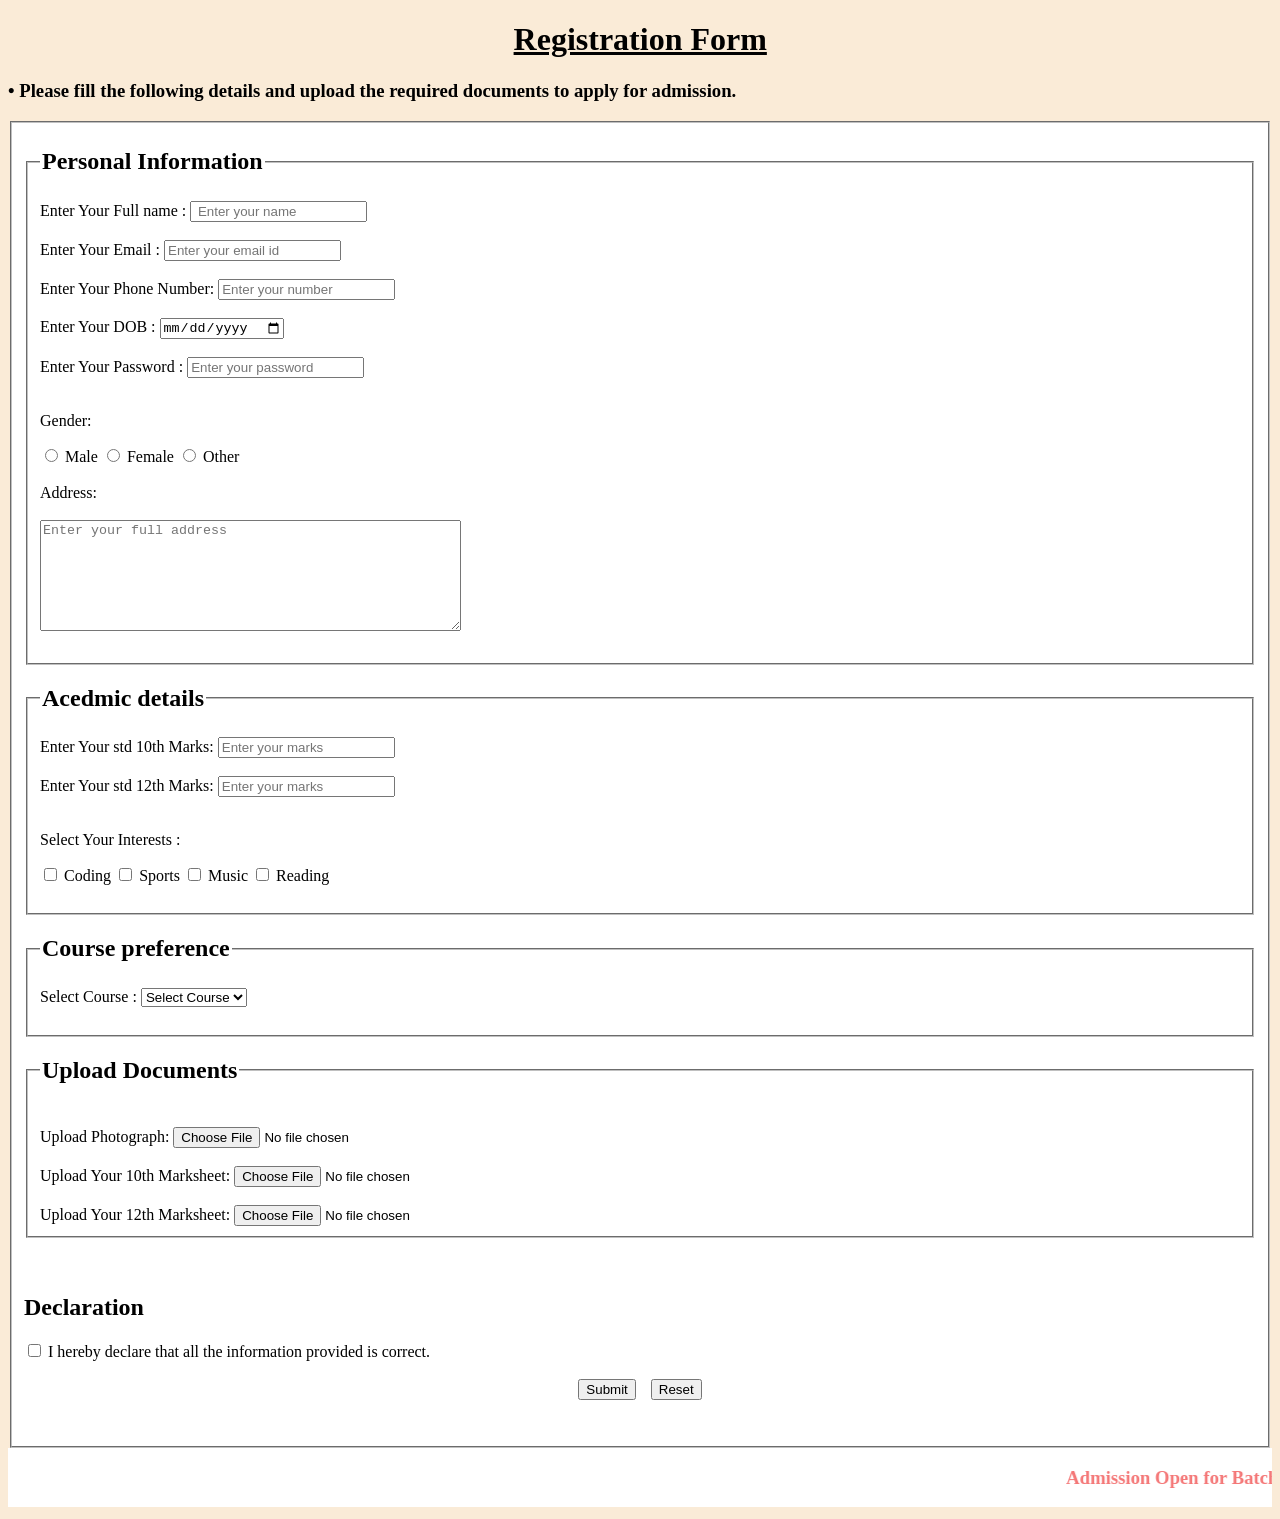
<file: ASSIGN-2/index.html>
<!DOCTYPE html>
<html lang="en">

<head>
    <meta charset="UTF-8">
    <meta name="viewport" content="width=device-width, initial-scale=1.0">
    <title>Registration Form</title>
    <style>
        body {
            background-color: antiquewhite;
        }

        #fieldset {
            background-color: #fff;
        }
    </style>

</head>

<body>
    <div>
        <h1 style="margin-left: 40%; text-decoration: underline;"> Registration Form </h1>
        <h3> &#8226 Please fill the following details and upload the required documents to apply for admission.
        </h3>
    </div>
    <div>
        <form action="">
            <fieldset id="fieldset">
                <div id="Personal Information">
                    <fieldset>
                        <legend>
                            <h2> Personal Information </h2>
                        </legend>


                        <label for="Fullname">Enter Your Full name : </label>
                        <input type="text" id="Fullname" placeholder=" Enter your name">

                        <br><br>

                        <label for="Email">Enter Your Email : </label>
                        <input type="email" id="Email" placeholder='Enter your email id'>

                        <br> <br>

                        <label for="phone">Enter Your Phone Number:</label>
                        <input type="number" id="phone" placeholder="Enter your number" pattern="[0-9]{10}" required>

                        <br><br>

                        <label for="date">Enter Your DOB : </label>
                        <input type="date" id="date">

                        <br><br>


                        <label for="password">Enter Your Password : </label>
                        <input type="password" id=password placeholder="Enter your password" minlength="6" required>

                        <br><br>
                        <p>Gender:</p>

                        <input type="radio" id="male" name="gender" value="Male">
                        <label for="male">Male</label>

                        <input type="radio" id="female" name="gender" value="Female">
                        <label for="female">Female</label>

                        <input type="radio" id="other" name="gender" value="Other">
                        <label for="other">Other</label>
                        <br><br>

                        <label for="address">Address:</label>
                        <br><br>
                        <textarea id="address" name="address" rows="7" cols="50" placeholder="Enter your full address"
                            minlength="50" maxlength="200" required></textarea>
                        <br><br>


                    </fieldset>

                </div>

                <fieldset>
                    <legend>
                        <h2>Acedmic details</h2>
                    </legend>

                    <label for="Qualification">Enter Your std 10th Marks:</label>
                    <input type="number" id="Qualification" placeholder="Enter your marks" pattern="[0-100]{101}"
                        required>

                    <br><br>
                    <label for="Qualification">Enter Your std 12th Marks:</label>
                    <input type="number" id="Qualification" placeholder="Enter your marks" pattern="[0-100]{101}"
                        required>

                    <br><br>



                    <p>Select Your Interests :</p>

                    <input type="checkbox" id="coding" name="interests[]" value="Coding">
                    <label for="coding">Coding</label>

                    <input type="checkbox" id="sports" name="interests[]" value="Sports">
                    <label for="sports">Sports</label>

                    <input type="checkbox" id="music" name="interests[]" value="Music">
                    <label for="music">Music</label>

                    <input type="checkbox" id="reading" name="interests[]" value="Reading">
                    <label for="reading">Reading</label>

                    <br><br>
                </fieldset>

                <fieldset>
                    <legend>
                        <h2>Course preference</h2>
                    </legend>


                    <label for="course">Select Course : </label>
                    <select name="Course" id="course">
                        <option value="">Select Course</option>
                        <option value="B.Tech CSE">B.Tech CSE</option>
                        <option value="B.Tech AI/ML">B.Tech AI/ML</option>
                        <option value="BBA">BBA</option>
                        <option value="BCA">BCA</option>
                    </select>
                    <br><br>
                </fieldset>





                <fieldset>
                    <legend>
                        <h2>Upload Documents</h2>
                    </legend>
                    <br>

                    <label for="photo">Upload Photograph:</label>
                    <input type="file" id="photo" name="photo" accept=".jpg,.ipng,.pdf" required>

                    <br><br>

                    <label for="documents">Upload Your 10th Marksheet:</label>
                    <input type="file" id="documents" name="documents" accept=".pdf,.doc,.docx" required>
                    <br><br>

                    <label for="documents">Upload Your 12th Marksheet:</label>
                    <input type="file" id="documents" name="documents" accept=".pdf,.doc,.docx" required>
                </fieldset>

                <br><br>


                <h2>Declaration</h2>


                <input type="checkbox" id="declaration" name="declaration" value="accepted" required>

                <label for="declaration">
                    I hereby declare that all the information provided is correct.
                </label>

                <br><br>

                <div style="display: flex; align-items: center; justify-content: center; gap: 15px;">
                    <button type="submit">Submit</button>
                    <button type="reset" style=" margin: left 5px; ;">Reset</button>

                </div>


                <br><br>
            </fieldset>
        </form>

        <marquee behavior="" direction="left" scrollamount="15" style="background-color: white; color: #f47777;">
            <h3>Admission Open for Batch: 2026-30 </h3>
        </marquee>
    </div>
</body>

</html>
</file>
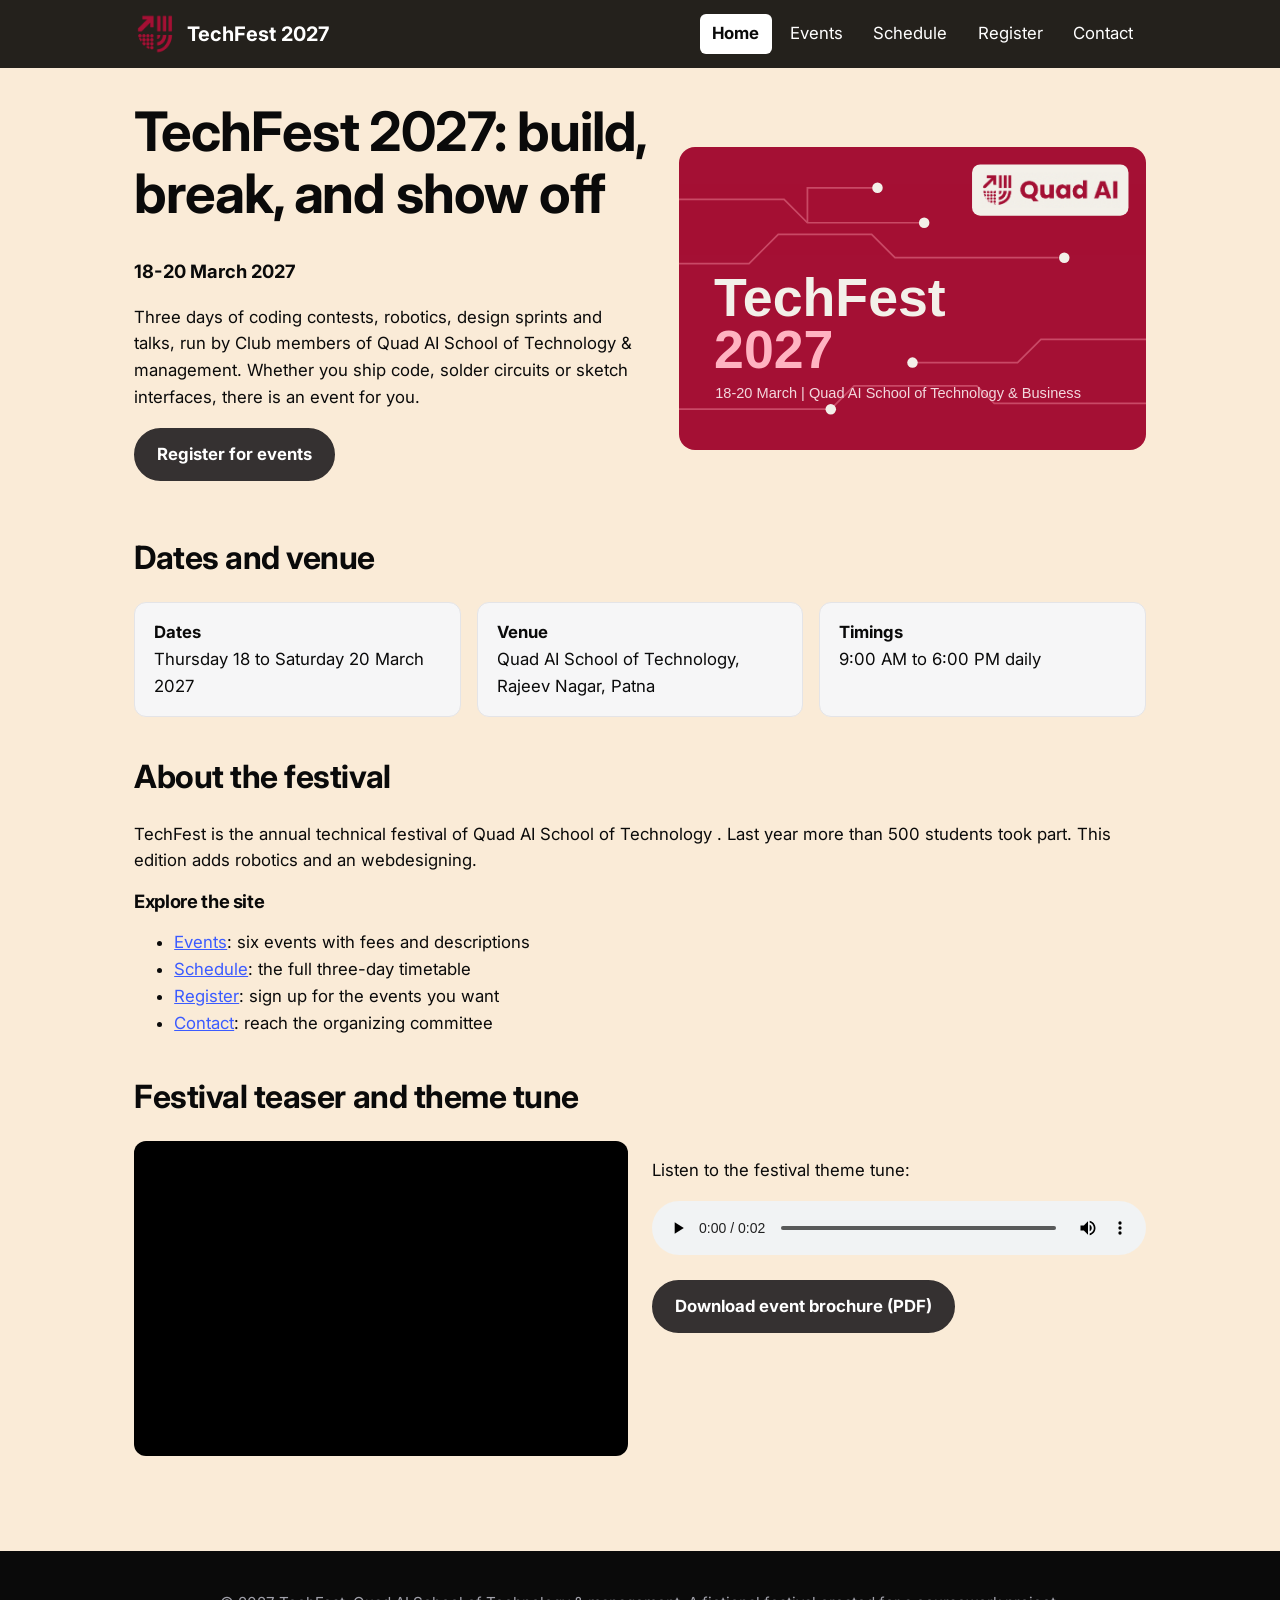
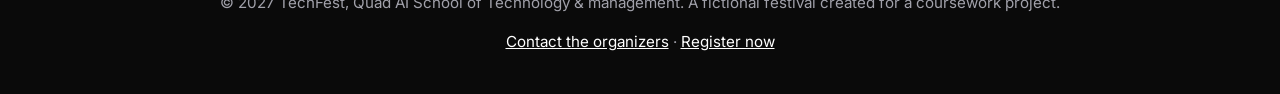
<file: ASSIGN-3/index.html>
<!DOCTYPE html>
<html lang="en">

<head>
  <meta charset="UTF-8">
  <meta name="viewport" content="width=device-width, initial-scale=1">
  <title>Home | Quad TechFest 2027</title>
  <link rel="preconnect" href="https://fonts.googleapis.com">
  <link href="https://fonts.googleapis.com/css2?family=Inter:wght@400;500;600;700&display=swap" rel="stylesheet">
  <link rel="stylesheet" href="style.css">
</head>

<body>
  <header class="site-header">
    <div class="bar">
      <a class="brand" href="index.html"><img src="quad_ai_logo.png" alt="TechFest 2027 logo"> TechFest 2027</a>
      <nav aria-label="Main navigation">
        <ul>
          <li><a href="index.html" aria-current="page">Home</a></li>
          <li><a href="events.html">Events</a></li>
          <li><a href="schedule.html">Schedule</a></li>
          <li><a href="register.html">Register</a></li>
          <li><a href="contact.html">Contact</a></li>
        </ul>
      </nav>
    </div>
  </header>
  <main>
    <section class="hero" aria-labelledby="hero-title">
      <div>
        <h1 id="hero-title">TechFest 2027: build, break, and show off</h1>
        <p class="when">18-20 March 2027</p>
        <p>Three days of coding contests, robotics, design sprints and talks, run by Club members of Quad AI School of
          Technology & management. Whether you ship code, solder circuits or sketch interfaces, there is an event for
          you.</p>
        <p><a class="btn" href="register.html">Register for events</a></p>
      </div>
      <img src="images/banner.svg" alt="TechFest 2027 banner showing a circuit pattern and the dates 18 to 20 March">
    </section>

    <section aria-labelledby="details-title">
      <h2 id="details-title">Dates and venue</h2>
      <dl class="facts">
        <div>
          <dt>Dates</dt>
          <dd>Thursday 18 to Saturday 20 March 2027</dd>
        </div>
        <div>
          <dt>Venue</dt>
          <dd>Quad AI School of Technology, Rajeev Nagar, Patna</dd>
        </div>
        <div>
          <dt>Timings</dt>
          <dd>9:00 AM to 6:00 PM daily</dd>
        </div>
      </dl>
    </section>

    <section aria-labelledby="about-title">
      <h2 id="about-title">About the festival</h2>
      <p>TechFest is the annual technical festival of Quad AI School of Technology . Last year more than
        500 students took part. This edition adds robotics and an webdesigning.</p>
      <h3>Explore the site</h3>
      <ul>
        <li><a href="events.html">Events</a>: six events with fees and descriptions</li>
        <li><a href="schedule.html">Schedule</a>: the full three-day timetable</li>
        <li><a href="register.html">Register</a>: sign up for the events you want</li>
        <li><a href="contact.html">Contact</a>: reach the organizing committee</li>
      </ul>
    </section>

    <section aria-labelledby="media-title">
      <h2 id="media-title">Festival teaser and theme tune</h2>
      <div class="media-block">
        <div>
          
          <iframe width="560" height="315" src="https://www.youtube.com/embed/OqMrif6M9ko?si=Cjr5iS_HoslTx7-2"
            title="YouTube video player" frameborder="0"
            allow="accelerometer; autoplay; clipboard-write; encrypted-media; gyroscope; picture-in-picture; web-share"
            referrerpolicy="strict-origin-when-cross-origin" allowfullscreen></iframe>
        </div>
        <div>
          <p>Listen to the festival theme tune:</p>
          <audio controls src="media/techfest-theme.wav">Your browser does not support the audio element.</audio>
          <p><a class="btn" href="techfest-2027-brochure-themed.pdf" download>Download event brochure (PDF)</a></p>
        </div>
      </div>
    </section>
  </main>
  <footer class="site-footer">
    <p>© 2027 TechFest, Quad AI School of Technology & management. A fictional festival created for a coursework
      project.</p>
    <p><a href="contact.html">Contact the organizers</a> &middot; <a href="register.html">Register now</a></p>
  </footer>
</body>

</html>
</file>
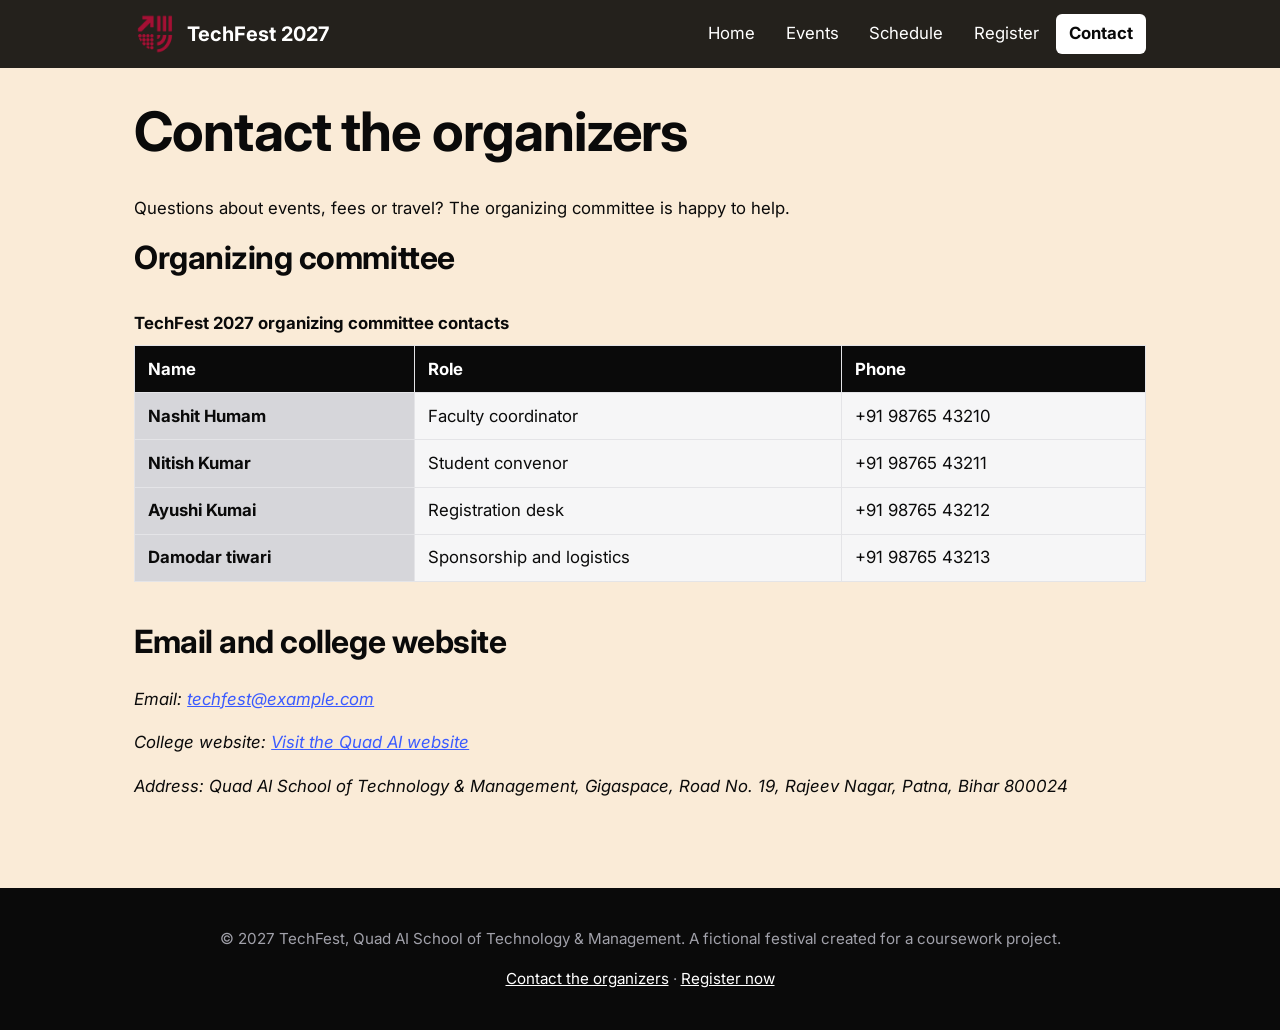
<file: ASSIGN-3/contact.html>
<!DOCTYPE html>
<html lang="en">

<head>
  <meta charset="UTF-8">
  <meta name="viewport" content="width=device-width, initial-scale=1">
  <title>Contact | TechFest 2027</title>
  <link rel="preconnect" href="https://fonts.googleapis.com">
  <link href="https://fonts.googleapis.com/css2?family=Inter:wght@400;500;600;700&display=swap" rel="stylesheet">
  <link rel="stylesheet" href="style.css">
</head>

<body>
  <header class="site-header">
    <div class="bar">
      <a class="brand" href="index.html"><img src="quad_ai_logo.png" alt="TechFest 2027 logo"> TechFest 2027</a>
      <nav aria-label="Main navigation">
        <ul>
          <li><a href="index.html">Home</a></li>
          <li><a href="events.html">Events</a></li>
          <li><a href="schedule.html">Schedule</a></li>
          <li><a href="register.html">Register</a></li>
          <li><a href="contact.html" aria-current="page">Contact</a></li>
        </ul>
      </nav>
    </div>
  </header>
  <main>
    <h1>Contact the organizers</h1>
    <p>Questions about events, fees or travel? The organizing committee is happy to help.</p>
    <section aria-labelledby="team-title">
      <h2 id="team-title">Organizing committee</h2>
      <div class="table-wrap">
        <table>
          <caption>TechFest 2027 organizing committee contacts</caption>
          <thead>
            <tr>
              <th scope="col">Name</th>
              <th scope="col">Role</th>
              <th scope="col">Phone</th>
            </tr>
          </thead>
          <tbody>
            <tr>
              <th scope="row">Nashit Humam</th>
              <td>Faculty coordinator</td>
              <td>+91 98765 43210</td>
            </tr>
            <tr>
              <th scope="row">Nitish Kumar</th>
              <td>Student convenor</td>
              <td>+91 98765 43211</td>
            </tr>
            <tr>
              <th scope="row">Ayushi Kumai</th>
              <td>Registration desk</td>
              <td>+91 98765 43212</td>
            </tr>
            <tr>
              <th scope="row">Damodar tiwari</th>
              <td>Sponsorship and logistics</td>
              <td>+91 98765 43213</td>
            </tr>
          </tbody>
        </table>
      </div>
    </section>
    <section aria-labelledby="links-title">
      <h2 id="links-title">Email and college website</h2>
      <address>
        <p>Email: <a href="mailto:techfest@example.com">techfest@example.com</a></p>
        <p>College website: <a href="https://www.quadcse.com/#programmes" target="_blank" rel="noopener noreferrer">Visit the Quad
            AI website</a></p>
        <p>Address: Quad AI School of Technology & Management, Gigaspace, Road No. 19, Rajeev Nagar, Patna, Bihar
          800024</p>
      </address>
    </section>
  </main>
  <footer class="site-footer">
    <p>&copy; 2027 TechFest, Quad AI School of Technology & Management. A fictional festival created for a coursework
      project.</p>
    <p><a href="contact.html">Contact the organizers</a> &middot; <a href="register.html">Register now</a></p>
  </footer>
</body>

</html>
</file>
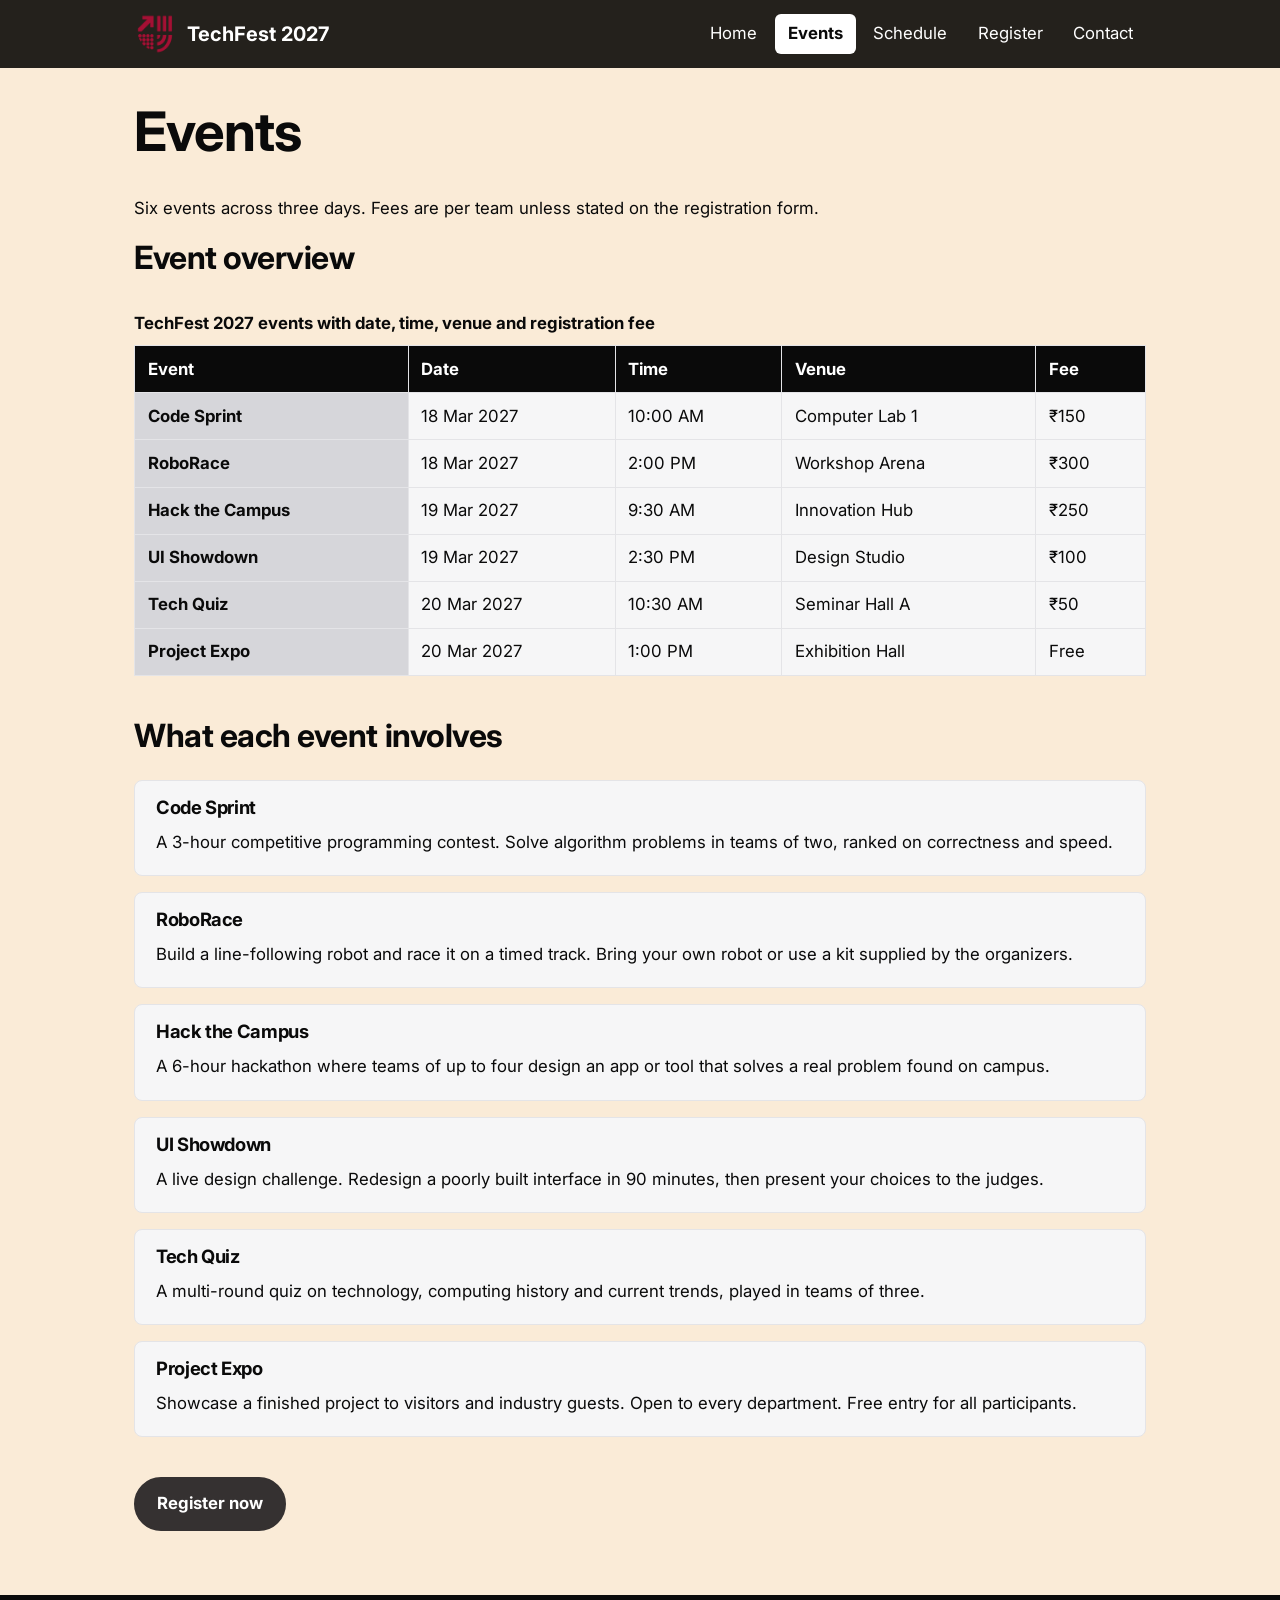
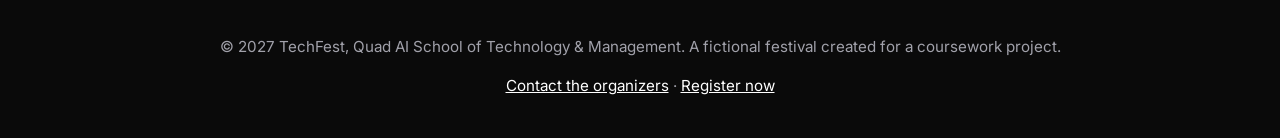
<file: ASSIGN-3/events.html>
<!DOCTYPE html>
<html lang="en">

<head>
  <meta charset="UTF-8">
  <meta name="viewport" content="width=device-width, initial-scale=1">
  <title>Events | TechFest 2027</title>
  <link rel="preconnect" href="https://fonts.googleapis.com">
  <link href="https://fonts.googleapis.com/css2?family=Inter:wght@400;500;600;700&display=swap" rel="stylesheet">
  <link rel="stylesheet" href="style.css">
</head>

<body>
  <header class="site-header">
    <div class="bar">
      <a class="brand" href="index.html"><img src="quad_ai_logo.png" alt="TechFest 2027 logo"> TechFest 2027</a>
      <nav aria-label="Main navigation">
        <ul>
          <li><a href="index.html">Home</a></li>
          <li><a href="events.html" aria-current="page">Events</a></li>
          <li><a href="schedule.html">Schedule</a></li>
          <li><a href="register.html">Register</a></li>
          <li><a href="contact.html">Contact</a></li>
        </ul>
      </nav>
    </div>
  </header>
  <main>
    <h1>Events</h1>
    <p>Six events across three days. Fees are per team unless stated on the registration form.</p>
    <section aria-labelledby="table-title">
      <h2 id="table-title">Event overview</h2>
      <div class="table-wrap">
        <table>
          <caption>TechFest 2027 events with date, time, venue and registration fee</caption>
          <thead>
            <tr>
              <th scope="col">Event</th>
              <th scope="col">Date</th>
              <th scope="col">Time</th>
              <th scope="col">Venue</th>
              <th scope="col">Fee</th>
            </tr>
          </thead>
          <tbody>
            <tr>
              <th scope="row">Code Sprint</th>
              <td>18 Mar 2027</td>
              <td>10:00 AM</td>
              <td>Computer Lab 1</td>
              <td>&#8377;150</td>
            </tr>
            <tr>
              <th scope="row">RoboRace</th>
              <td>18 Mar 2027</td>
              <td>2:00 PM</td>
              <td>Workshop Arena</td>
              <td>&#8377;300</td>
            </tr>
            <tr>
              <th scope="row">Hack the Campus</th>
              <td>19 Mar 2027</td>
              <td>9:30 AM</td>
              <td>Innovation Hub</td>
              <td>&#8377;250</td>
            </tr>
            <tr>
              <th scope="row">UI Showdown</th>
              <td>19 Mar 2027</td>
              <td>2:30 PM</td>
              <td>Design Studio</td>
              <td>&#8377;100</td>
            </tr>
            <tr>
              <th scope="row">Tech Quiz</th>
              <td>20 Mar 2027</td>
              <td>10:30 AM</td>
              <td>Seminar Hall A</td>
              <td>&#8377;50</td>
            </tr>
            <tr>
              <th scope="row">Project Expo</th>
              <td>20 Mar 2027</td>
              <td>1:00 PM</td>
              <td>Exhibition Hall</td>
              <td>Free</td>
            </tr>
          </tbody>
        </table>
      </div>
    </section>
    <section aria-labelledby="desc-title">
      <h2 id="desc-title">What each event involves</h2>
      <article class="event">
        <h3>Code Sprint</h3>
        <p>A 3-hour competitive programming contest. Solve algorithm problems in teams of two, ranked on correctness and
          speed.</p>
      </article>
      <article class="event">
        <h3>RoboRace</h3>
        <p>Build a line-following robot and race it on a timed track. Bring your own robot or use a kit supplied by the
          organizers.</p>
      </article>
      <article class="event">
        <h3>Hack the Campus</h3>
        <p>A 6-hour hackathon where teams of up to four design an app or tool that solves a real problem found on
          campus.</p>
      </article>
      <article class="event">
        <h3>UI Showdown</h3>
        <p>A live design challenge. Redesign a poorly built interface in 90 minutes, then present your choices to the
          judges.</p>
      </article>
      <article class="event">
        <h3>Tech Quiz</h3>
        <p>A multi-round quiz on technology, computing history and current trends, played in teams of three.</p>
      </article>
      <article class="event">
        <h3>Project Expo</h3>
        <p>Showcase a finished project to visitors and industry guests. Open to every department. Free entry for all
          participants.</p>
      </article>
    </section>
    <p><a class="btn" href="register.html">Register now</a></p>
  </main>
  <footer class="site-footer">
    <p>&copy; 2027 TechFest, Quad AI School of Technology & Management. A fictional festival created for a coursework
      project.</p>
    <p><a href="contact.html">Contact the organizers</a> &middot; <a href="register.html">Register now</a></p>
  </footer>
</body>

</html>
</file>
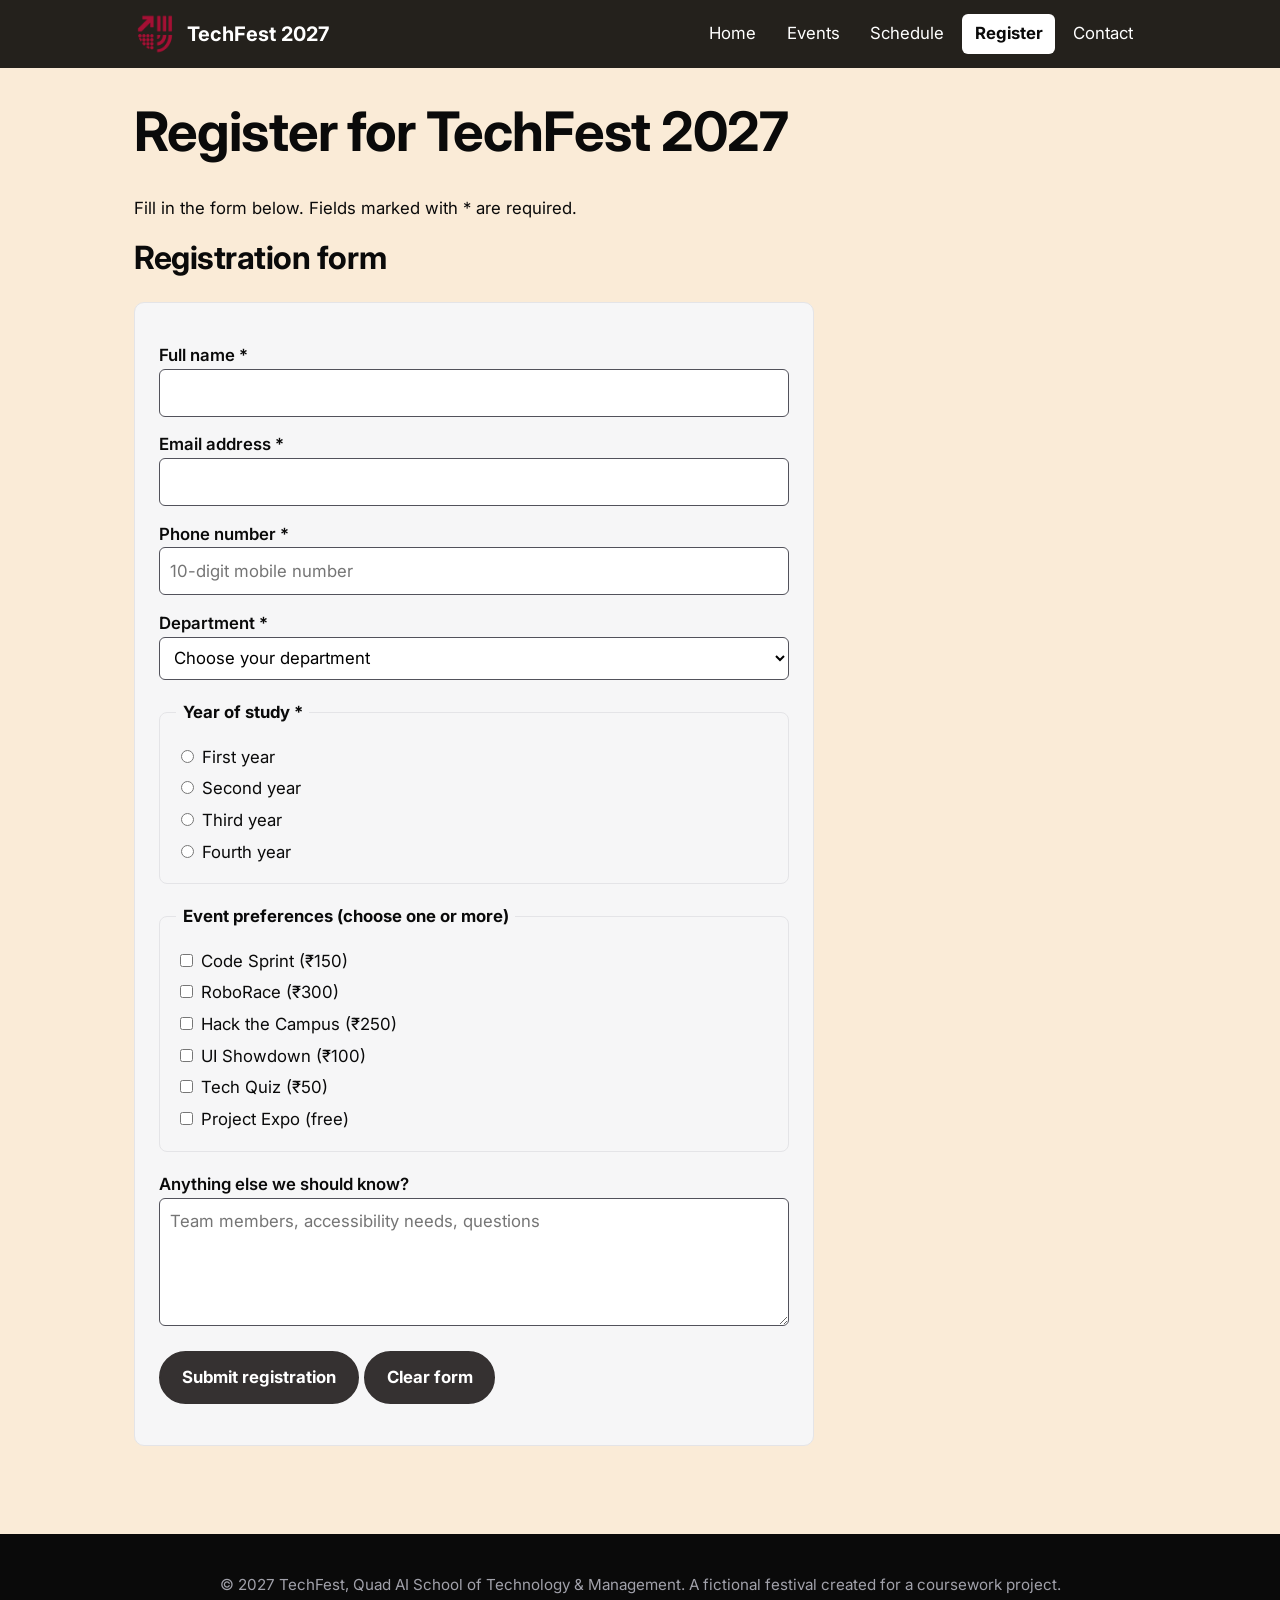
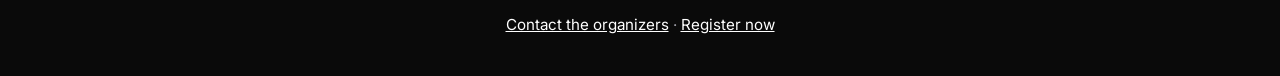
<file: ASSIGN-3/register.html>
<!DOCTYPE html>
<html lang="en">

<head>
  <meta charset="UTF-8">
  <meta name="viewport" content="width=device-width, initial-scale=1">
  <title>Register | TechFest 2027</title>
  <link rel="preconnect" href="https://fonts.googleapis.com">
  <link href="https://fonts.googleapis.com/css2?family=Inter:wght@400;500;600;700&display=swap" rel="stylesheet">
  <link rel="stylesheet" href="style.css">
</head>

<body>
  <header class="site-header">
    <div class="bar">
      <a class="brand" href="index.html"><img src="quad_ai_logo.png" alt="TechFest 2027 logo"> TechFest 2027</a>
      <nav aria-label="Main navigation">
        <ul>
          <li><a href="index.html">Home</a></li>
          <li><a href="events.html">Events</a></li>
          <li><a href="schedule.html">Schedule</a></li>
          <li><a href="register.html" aria-current="page">Register</a></li>
          <li><a href="contact.html">Contact</a></li>
        </ul>
      </nav>
    </div>
  </header>
  <main>
    <h1>Register for TechFest 2027</h1>
    <p>Fill in the form below. Fields marked with * are required.</p>
    <section aria-labelledby="form-title">
      <h2 id="form-title">Registration form</h2>
      <form action="#" method="post">
        <label for="name">Full name *</label>
        <input type="text" id="name" name="name" required autocomplete="name">

        <label for="email">Email address *</label>
        <input type="email" id="email" name="email" required autocomplete="email">

        <label for="phone">Phone number *</label>
        <input type="tel" id="phone" name="phone" required pattern="[0-9]{10}" inputmode="numeric"
          placeholder="10-digit mobile number" autocomplete="tel">

        <label for="dept">Department *</label>
        <select id="dept" name="department" required>
          <option value="">Choose your department</option>
          <option>Computer Science</option>
          <option>Information Technology</option>
          <option>Electronics and Communication</option>
          <option>Mechanical</option>
          <option>Civil</option>
          <option>Other</option>
        </select>

        <fieldset>
          <legend>Year of study *</legend>
          <label><input type="radio" name="year" value="1" required> First year</label>
          <label><input type="radio" name="year" value="2"> Second year</label>
          <label><input type="radio" name="year" value="3"> Third year</label>
          <label><input type="radio" name="year" value="4"> Fourth year</label>
        </fieldset>

        <fieldset>
          <legend>Event preferences (choose one or more)</legend>
          <label><input type="checkbox" name="events" value="code-sprint"> Code Sprint (&#8377;150)</label>
          <label><input type="checkbox" name="events" value="roborace"> RoboRace (&#8377;300)</label>
          <label><input type="checkbox" name="events" value="hack"> Hack the Campus (&#8377;250)</label>
          <label><input type="checkbox" name="events" value="ui"> UI Showdown (&#8377;100)</label>
          <label><input type="checkbox" name="events" value="quiz"> Tech Quiz (&#8377;50)</label>
          <label><input type="checkbox" name="events" value="expo"> Project Expo (free)</label>
        </fieldset>

        <label for="notes">Anything else we should know?</label>
        <textarea id="notes" name="notes" rows="4"
          placeholder="Team members, accessibility needs, questions"></textarea>

        <p><button class="btn" type="submit">Submit registration</button> <button class="btn" type="reset">Clear
            form</button></p>
      </form>
    </section>
  </main>
  <footer class="site-footer">
    <p>&copy; 2027 TechFest, Quad AI School of Technology & Management. A fictional festival created for a coursework
      project.</p>
    <p><a href="contact.html">Contact the organizers</a> &middot; <a href="register.html">Register now</a></p>
  </footer>
</body>

</html>
</file>
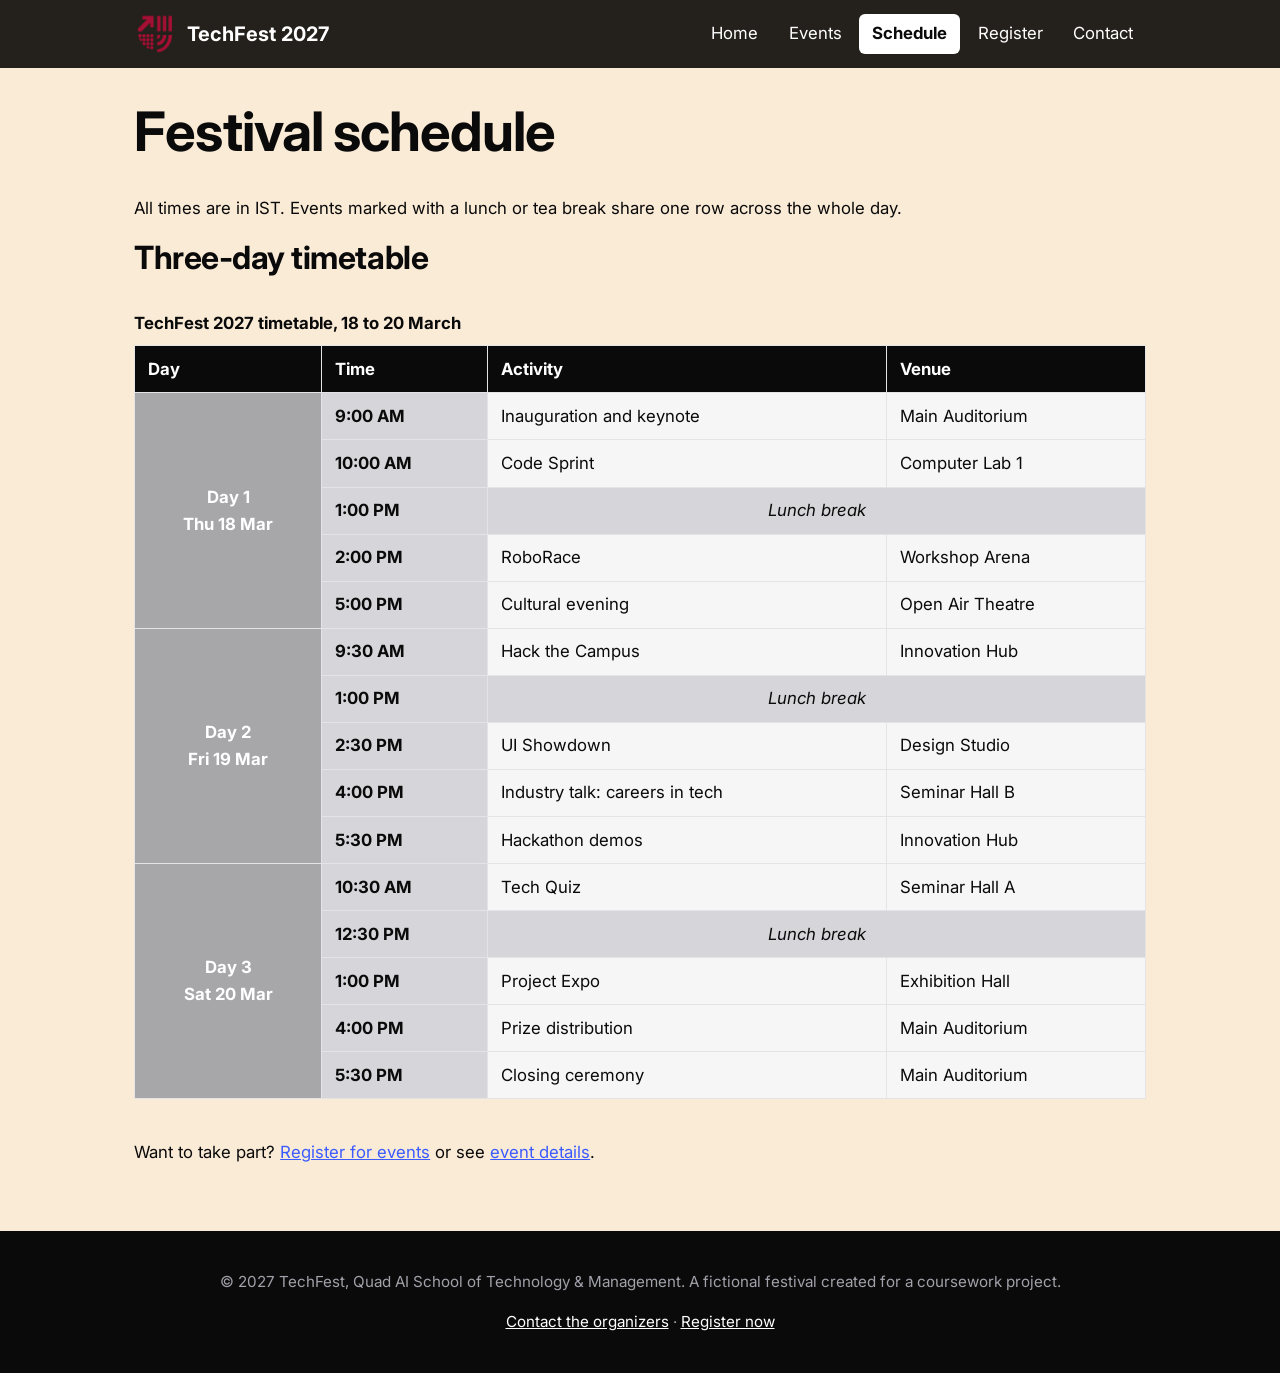
<file: ASSIGN-3/schedule.html>
<!DOCTYPE html>
<html lang="en">

<head>
  <meta charset="UTF-8">
  <meta name="viewport" content="width=device-width, initial-scale=1">
  <title>Schedule | TechFest 2027</title>
  <link rel="preconnect" href="https://fonts.googleapis.com">
  <link href="https://fonts.googleapis.com/css2?family=Inter:wght@400;500;600;700&display=swap" rel="stylesheet">
  <link rel="stylesheet" href="style.css">
</head>

<body>
  <header class="site-header">
    <div class="bar">
      <a class="brand" href="index.html"><img src="quad_ai_logo.png" alt="TechFest 2027 logo"> TechFest 2027</a>
      <nav aria-label="Main navigation">
        <ul>
          <li><a href="index.html">Home</a></li>
          <li><a href="events.html">Events</a></li>
          <li><a href="schedule.html" aria-current="page">Schedule</a></li>
          <li><a href="register.html">Register</a></li>
          <li><a href="contact.html">Contact</a></li>
        </ul>
      </nav>
    </div>
  </header>
  <main>
    <h1>Festival schedule</h1>
    <p>All times are in IST. Events marked with a lunch or tea break share one row across the whole day.</p>
    <section aria-labelledby="sched-title">
      <h2 id="sched-title">Three-day timetable</h2>
      <div class="table-wrap">
        <table>
          <caption>TechFest 2027 timetable, 18 to 20 March</caption>
          <thead>
            <tr>
              <th scope="col">Day</th>
              <th scope="col">Time</th>
              <th scope="col">Activity</th>
              <th scope="col">Venue</th>
            </tr>
          </thead>
          <tbody>
            <tr>
              <td class="day" rowspan="5">Day 1<br>Thu 18 Mar</td>
              <th scope="row">9:00 AM</th>
              <td>Inauguration and keynote</td>
              <td>Main Auditorium</td>
            </tr>
            <tr>
              <th scope="row">10:00 AM</th>
              <td>Code Sprint</td>
              <td>Computer Lab 1</td>
            </tr>
            <tr>
              <th scope="row">1:00 PM</th>
              <td class="break" colspan="2">Lunch break</td>
            </tr>
            <tr>
              <th scope="row">2:00 PM</th>
              <td>RoboRace</td>
              <td>Workshop Arena</td>
            </tr>
            <tr>
              <th scope="row">5:00 PM</th>
              <td>Cultural evening</td>
              <td>Open Air Theatre</td>
            </tr>

            <tr>
              <td class="day" rowspan="5">Day 2<br>Fri 19 Mar</td>
              <th scope="row">9:30 AM</th>
              <td>Hack the Campus</td>
              <td>Innovation Hub</td>
            </tr>
            <tr>
              <th scope="row">1:00 PM</th>
              <td class="break" colspan="2">Lunch break</td>
            </tr>
            <tr>
              <th scope="row">2:30 PM</th>
              <td>UI Showdown</td>
              <td>Design Studio</td>
            </tr>
            <tr>
              <th scope="row">4:00 PM</th>
              <td>Industry talk: careers in tech</td>
              <td>Seminar Hall B</td>
            </tr>
            <tr>
              <th scope="row">5:30 PM</th>
              <td>Hackathon demos</td>
              <td>Innovation Hub</td>
            </tr>

            <tr>
              <td class="day" rowspan="5">Day 3<br>Sat 20 Mar</td>
              <th scope="row">10:30 AM</th>
              <td>Tech Quiz</td>
              <td>Seminar Hall A</td>
            </tr>
            <tr>
              <th scope="row">12:30 PM</th>
              <td class="break" colspan="2">Lunch break</td>
            </tr>
            <tr>
              <th scope="row">1:00 PM</th>
              <td>Project Expo</td>
              <td>Exhibition Hall</td>
            </tr>
            <tr>
              <th scope="row">4:00 PM</th>
              <td>Prize distribution</td>
              <td>Main Auditorium</td>
            </tr>
            <tr>
              <th scope="row">5:30 PM</th>
              <td>Closing ceremony</td>
              <td>Main Auditorium</td>
            </tr>
          </tbody>
        </table>
      </div>
    </section>
    <p>Want to take part? <a href="register.html">Register for events</a> or see <a href="events.html">event
        details</a>.</p>
  </main>
  <footer class="site-footer">
    <p>&copy; 2027 TechFest, Quad AI School of Technology & Management. A fictional festival created for a coursework
      project.</p>
    <p><a href="contact.html">Contact the organizers</a> &middot; <a href="register.html">Register now</a></p>
  </footer>
</body>

</html>
</file>
<file: ASSIGN-3/style.css>
:root {
  /* Edit these to match quadcse.com exactly */
  --ink: #0A0A0A;
  /* headings, header and footer background */
  --paper: #FFFFFF;
  /* page background */
  --card: #F6F6F7;
  /* panels and table rows */
  --signal: #3B5BFF;
  /* single accent: buttons, active nav, day labels */
  --on-signal: #FFFFFF;
  /* text on the accent */
  --cyan: #3B5BFF;
  /* links and highlights */
  --muted: #52525B;
  --line: #E4E4E7;
  --font: "Inter", "Segoe UI", Arial, sans-serif;
}

* {
  box-sizing: border-box
}

body {
  margin: 0;
  font-family: var(--font);
  background: antiquewhite;
  color: var(--ink);
  line-height: 1.6;
  font-size: 1.05rem
}

h1,
h2,
h3 {
  font-family: var(--font);
  letter-spacing: -.02em;
  font-weight: 700;
  line-height: 1.15;
  margin: 0 0 .6em
}

h1 {
  font-size: clamp(2rem, 5vw, 3.4rem)
}

h2 {
  font-size: clamp(1.55rem, 3vw, 2rem);
  line-height: 1.25;
  letter-spacing: -0.015em;
  margin-bottom: 0.75em
}

h3 {
  font-size: 1.15rem
}

a {
  color: var(--cyan)
}

a:focus-visible,
button:focus-visible,
input:focus-visible,
select:focus-visible,
textarea:focus-visible {
  outline: 3px solid var(--signal);
  outline-offset: 2px
}

.site-header {
  background: rgb(36, 33, 28);
  color: #fff
}

.bar {
  max-width: 1050px;
  margin: auto;
  padding: .8rem 1.2rem;
  display: flex;
  align-items: center;
  justify-content: space-between;
  flex-wrap: wrap;
  gap: .6rem
}

.brand {
  display: flex;
  align-items: center;
  gap: .7rem;
  color: #fff;
  text-decoration: none;
  font-family: var(--font);
  font-weight: 700;
  font-size: 1.25rem
}

.brand img {
  width: 42px;
  height: 42px
}

nav ul {
  list-style: none;
  display: flex;
  gap: .3rem;
  margin: 0;
  padding: 0;
  flex-wrap: wrap
}

nav a {
  color: #fff;
  text-decoration: none;
  padding: .4rem .8rem;
  border-radius: 6px;
  display: block
}

nav a:hover {
  background: rgba(255, 255, 255, .12)
}

nav a[aria-current="page"] {
  background: #fff;
  color: var(--ink);
  font-weight: 700
}

main {
  max-width: 1050px;
  margin: auto;
  padding: 2rem 1.2rem 3rem
}

section {
  margin-bottom: 2.5rem
}

.hero {
  display: grid;
  grid-template-columns: 1.1fr 1fr;
  gap: 2rem;
  align-items: center
}

.hero img {
  width: 100%;
  height: auto;
  border-radius: 16px
}

.hero .when {
  font-weight: 700;
  font-size: 1.15rem;
  margin: .2rem 0
}

.btn {
  display: inline-block;
  background: rgb(53, 49, 49);
  color: var(--on-signal);
  font-weight: 700;
  padding: .7rem 1.3rem;
  border-radius: 999px;
  text-decoration: none;
  border: 2px solid rgb(53, 49, 49);
  cursor: pointer;
  font: inherit;
  font-weight: 700
}

.btn:hover {
  background: var(--ink);
  border-color: var(--ink)
}

.facts {
  display: grid;
  grid-template-columns: repeat(auto-fit, minmax(220px, 1fr));
  gap: 1rem
}

.facts div {
  background: var(--card);
  border: 1px solid var(--line);
  padding: 1rem 1.2rem;
  border-radius: 12px
}

.facts dt {
  font-weight: 700
}

.facts dd {
  margin: 0
}

.table-wrap {
  overflow-x: auto
}

table {
  border-collapse: collapse;
  width: 100%;
  background: var(--card)
}

caption {
  text-align: left;
  font-weight: 700;
  padding: .5rem 0
}

th,
td {
  border: 1px solid var(--line);
  padding: .6rem .8rem;
  text-align: left;
  vertical-align: top
}

thead th {
  background: var(--ink);
  color: #fff
}

tbody th {
  background: rgb(214, 214, 218)
}

td.day {
  background:  rgb(167, 167, 170);
  color: var(--on-signal);
  font-weight: 700;
  text-align: center;
  vertical-align: middle
}

td.break {
  background:  rgb(214, 214, 218);
  text-align: center;
  font-style: italic
}

.event {
  background: var(--card);
  border: 1px solid var(--line);
  border-radius: 8px;
  padding: 1rem 1.3rem;
  margin-bottom: 1rem
}

.event p {
  margin: .2rem 0
}

form {
  background: var(--card);
  border: 1px solid var(--line);
  border-radius: 10px;
  padding: 1.5rem;
  max-width: 680px
}

fieldset {
  border: 1px solid var(--line);
  border-radius: 8px;
  margin: 1.2rem 0;
  padding: .8rem 1rem
}

legend {
  font-weight: 700;
  padding: 0 .4rem
}

label {
  display: block;
  font-weight: 600;
  margin-top: .9rem
}

fieldset label {
  font-weight: 400;
  margin: .3rem 0
}

input[type=text],
input[type=email],
input[type=tel],
select,
textarea {
  width: 100%;
  padding: .6rem;
  border: 1.5px solid var(--muted);
  border-radius: 6px;
  font: inherit;
  background: #fff
}

.hint {
  font-size: .9rem;
  color: var(--muted)
}

.media-block {
  display: grid;
  grid-template-columns: repeat(auto-fit, minmax(300px, 1fr));
  gap: 1.5rem
}

.media-block iframe,
.media-block video {
  width: 100%;
  aspect-ratio: 16/9;
  border-radius: 12px;
  background: #000
}

audio {
  width: 100%
}

.site-footer {
  background: var(--ink);
  color: #A1A1AA;
  text-align: center;
  padding: 1.5rem 1rem;
  font-size: .95rem
}

.site-footer a {
  color: #fff
}

@media(max-width:760px) {
  .hero {
    grid-template-columns: 1fr
  }
}

@media(prefers-reduced-motion:reduce) {
  * {
    transition: none !important;
    animation: none !important
  }
}
</file>
